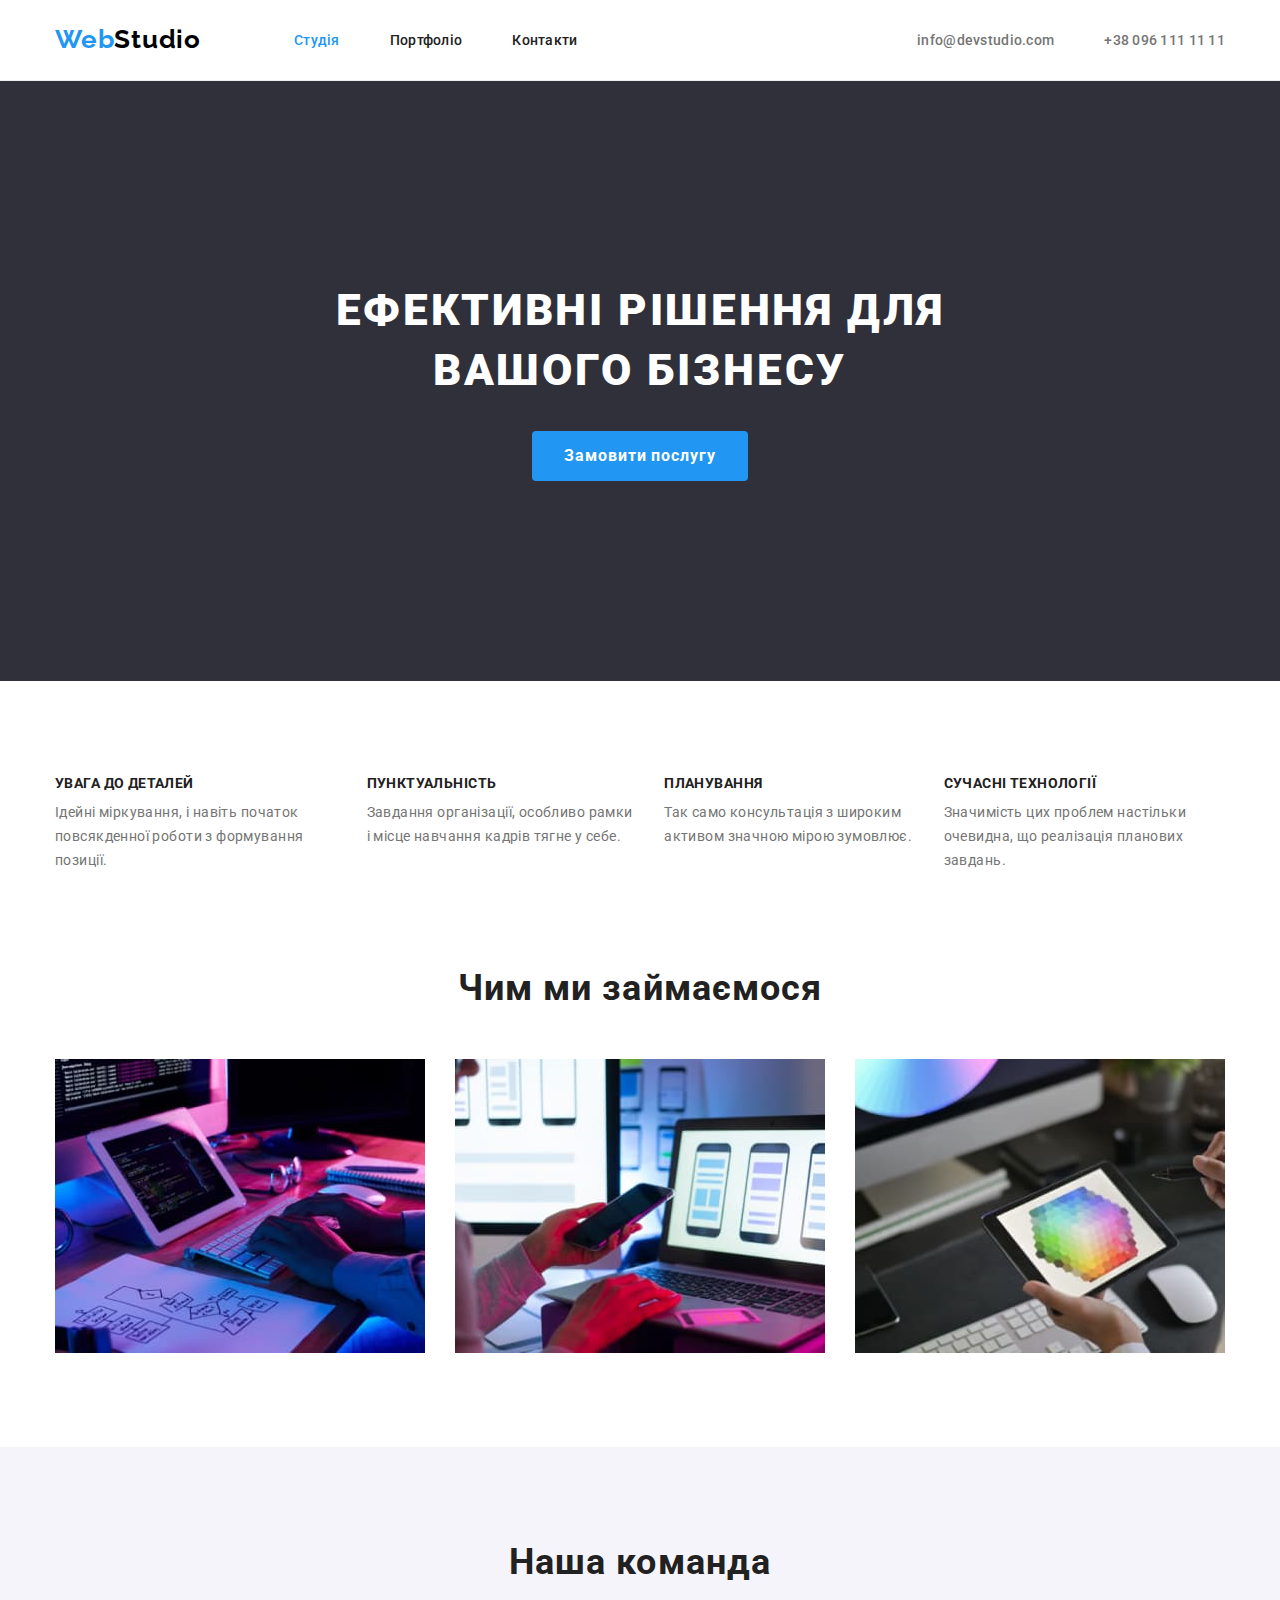
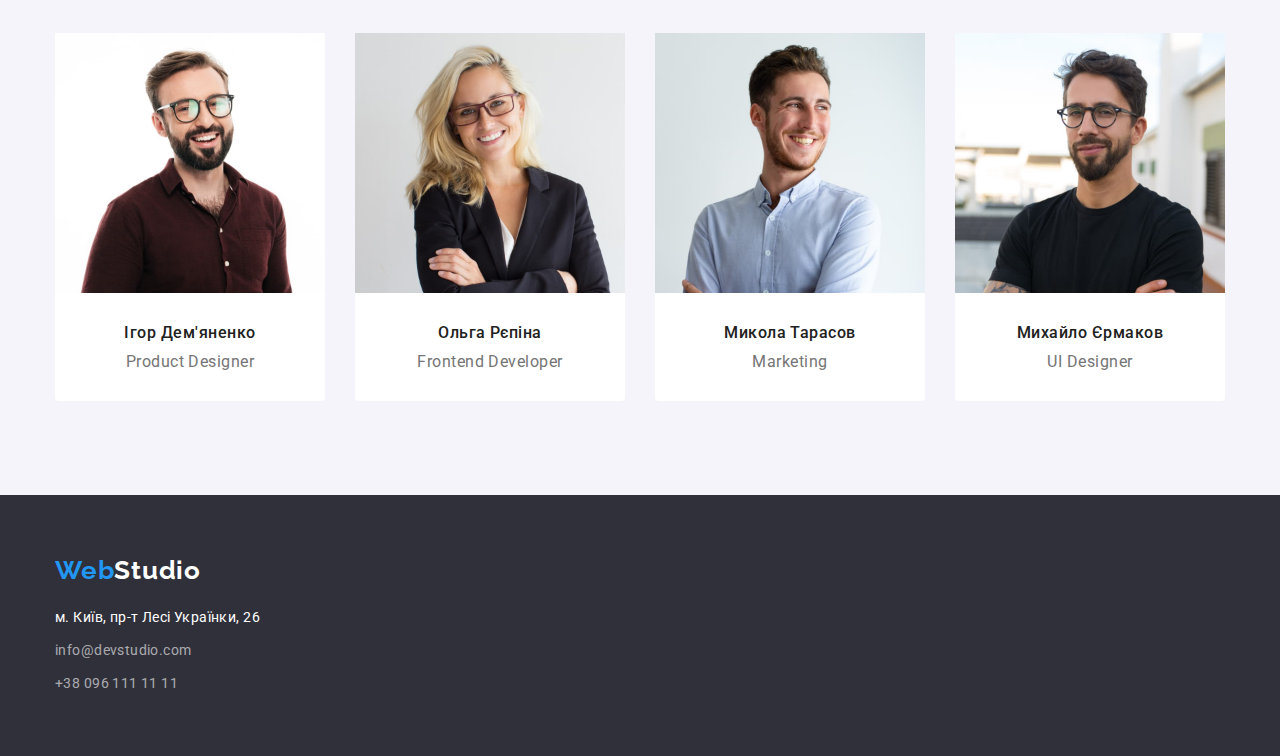
<file: index.html>
<!DOCTYPE html>
<html lang="uk">
  <head>
    <meta charset="UTF-8" />
    <meta http-equiv="X-UA-Compatible" content="IE=edge" />
    <meta name="viewport" content="width=device-width, initial-scale=1.0" />
    <title>WebStudio</title>
    <link
      href="https://fonts.googleapis.com/css2?family=Raleway:wght@700&family=Roboto:wght@400;500;700;900&display=swap"
      rel="stylesheet"
    />
    <link
      rel="stylesheet"
      href="https://cdnjs.cloudflare.com/ajax/libs/modern-normalize/1.1.0/modern-normalize.min.css"
    />
    <link rel="stylesheet" href="./css/styles.css" />
  </head>

  <body>
    <header class="header">
      <div class="container">
        <!-- logo -->
        <a href="./index.html" class="link header-logo">
          <span class="logo-accent">Web</span>Studio
        </a>

        <!-- site navigation -->
        <nav>
          <ul class="site-nav list">
            <li class="site-nav-item">
              <a href="./index.html" class="site-nav-link link current">Студія</a>
            </li>
            <li class="site-nav-item">
              <a href="./portfolio.html" class="site-nav-link link">Портфоліо</a>
            </li>
            <li class="site-nav-item">
              <a href="" class="site-nav-link link">Контакти</a>
            </li>
          </ul>
        </nav>

        <!-- contacts -->
        <ul class="contacts list">
          <li class="contacts-item">
            <a href="mailto:info@devstudio.com" class="contacts-link link">info@devstudio.com</a>
          </li>
          <li class="contacts-item">
            <a href="tel:+380961111111" class="contacts-link link">+38 096 111 11 11</a>
          </li>
        </ul>
      </div>
    </header>

    <main>
      <!-- hero -->
      <section class="hero">
        <div class="container">
          <h1 class="title-hero">Ефективні рішення для вашого бізнесу</h1>
          <button class="button hero-button">Замовити послугу</button>
        </div>
      </section>

      <!-- features -->
      <section class="features section">
        <div class="container">
          <h2 class="visually-hidden">Наші переваги</h2>
          <ul class="list features-list">
            <li class="features-item">
              <h3 class="features-subtitle">Увага до деталей</h3>
              <p class="features-description">
                Ідейні міркування, і навіть початок повсякденної роботи з формування позиції.
              </p>
            </li>
            <li class="features-item">
              <h3 class="features-subtitle">Пунктуальність</h3>
              <p class="features-description">
                Завдання організації, особливо рамки і місце навчання кадрів тягне у себе.
              </p>
            </li>
            <li class="features-item">
              <h3 class="features-subtitle">Планування</h3>
              <p class="features-description">
                Так само консультація з широким активом значною мірою зумовлює.
              </p>
            </li>
            <li class="features-item">
              <h3 class="features-subtitle">Сучасні технології</h3>
              <p class="features-description">
                Значимість цих проблем настільки очевидна, що реалізація планових завдань.
              </p>
            </li>
          </ul>
        </div>
      </section>

      <!-- what we do -->
      <section class="works section">
        <div class="container">
          <h2 class="title-section">Чим ми займаємося</h2>
          <ul class="list works-list">
            <li class="works-list-item">
              <a href="#">
                <img src="./images/section3-1.jpeg" alt="Робота за комп'ютером" width="370" />
              </a>
            </li>
            <li class="works-list-item">
              <a href="#">
                <img
                  src="./images/section3-2.jpeg"
                  alt="Жінка за комп'ютером із телефоном в руці"
                  width="370"
                />
              </a>
            </li>
            <li class="works-list-item">
              <a href="#">
                <img src="./images/section3-3.jpeg" alt="Робота на планшеті" width="370" />
              </a>
            </li>
          </ul>
        </div>
      </section>

      <!-- our team -->
      <section class="team section">
        <div class="container">
          <h2 class="title-section">Наша команда</h2>
          <ul class="list team-cards-list">
            <li class="team-card">
              <img
                src="./images/team-1.jpeg"
                alt="Чоловік в окулярах, який посміхається"
                width="270"
              />
              <div class="team-container">
                <h3 class="team-subtitle">Ігор Дем'яненко</h3>
                <p class="team-description">Product Designer</p>
              </div>
            </li>
            <li class="team-card">
              <img
                src="./images/team-2.jpeg"
                alt="Жінка в окулярах, яка посміхається"
                width="270"
              />
              <div class="team-container">
              <h3 class="team-subtitle">Ольга Рєпіна</h3>
              <p class="team-description">Frontend Developer</p>
              </div>
            </li>
            <li class="team-card">
              <img src="./images/team-3.jpeg" alt="Чоловік, який посміхається" width="270" />
              <div class="team-container">
              <h3 class="team-subtitle">Микола Тарасов</h3>
              <p class="team-description">Marketing</p>
              </div>
            </li>
            <li class="team-card">
              <img
                src="./images/team-4.jpeg"
                alt="Чоловік в окулярах, який підморгує"
                width="270"
              />
              <div class="team-container">
              <h3 class="team-subtitle">Михайло Єрмаков</h3>
              <p class="team-description">UI Designer</p>
              </div>
            </li>
          </ul>
        </div>
      </section>
    </main>

    <footer class="footer">
      <div class="container">
        <!-- logo -->
        <a href="./index.html" class="link footer-logo">
          <span class="logo-accent">Web</span>Studio</a
        >

        <!-- address -->
        <address class="address">
          <ul class="list">
            <li>
              <a
                href="https://goo.gl/maps/EfsYtj6KMjQgQvD37"
                target="_blank"
                rel="noreferrer noopener"
                class="link address-map"
                >м. Київ, пр-т Лесі Українки, 26</a
              >
            </li>
            <li class="address-item">
              <a href="mailto:info@devstudio.com" class="link address-email">info@devstudio.com</a>
            </li>
            <li class="address-item">
              <a href="tel:+380961111111" class="link address-phone">+38 096 111 11 11</a>
            </li>
          </ul>
        </address>
      </div>
    </footer>
  </body>
</html>
</file>
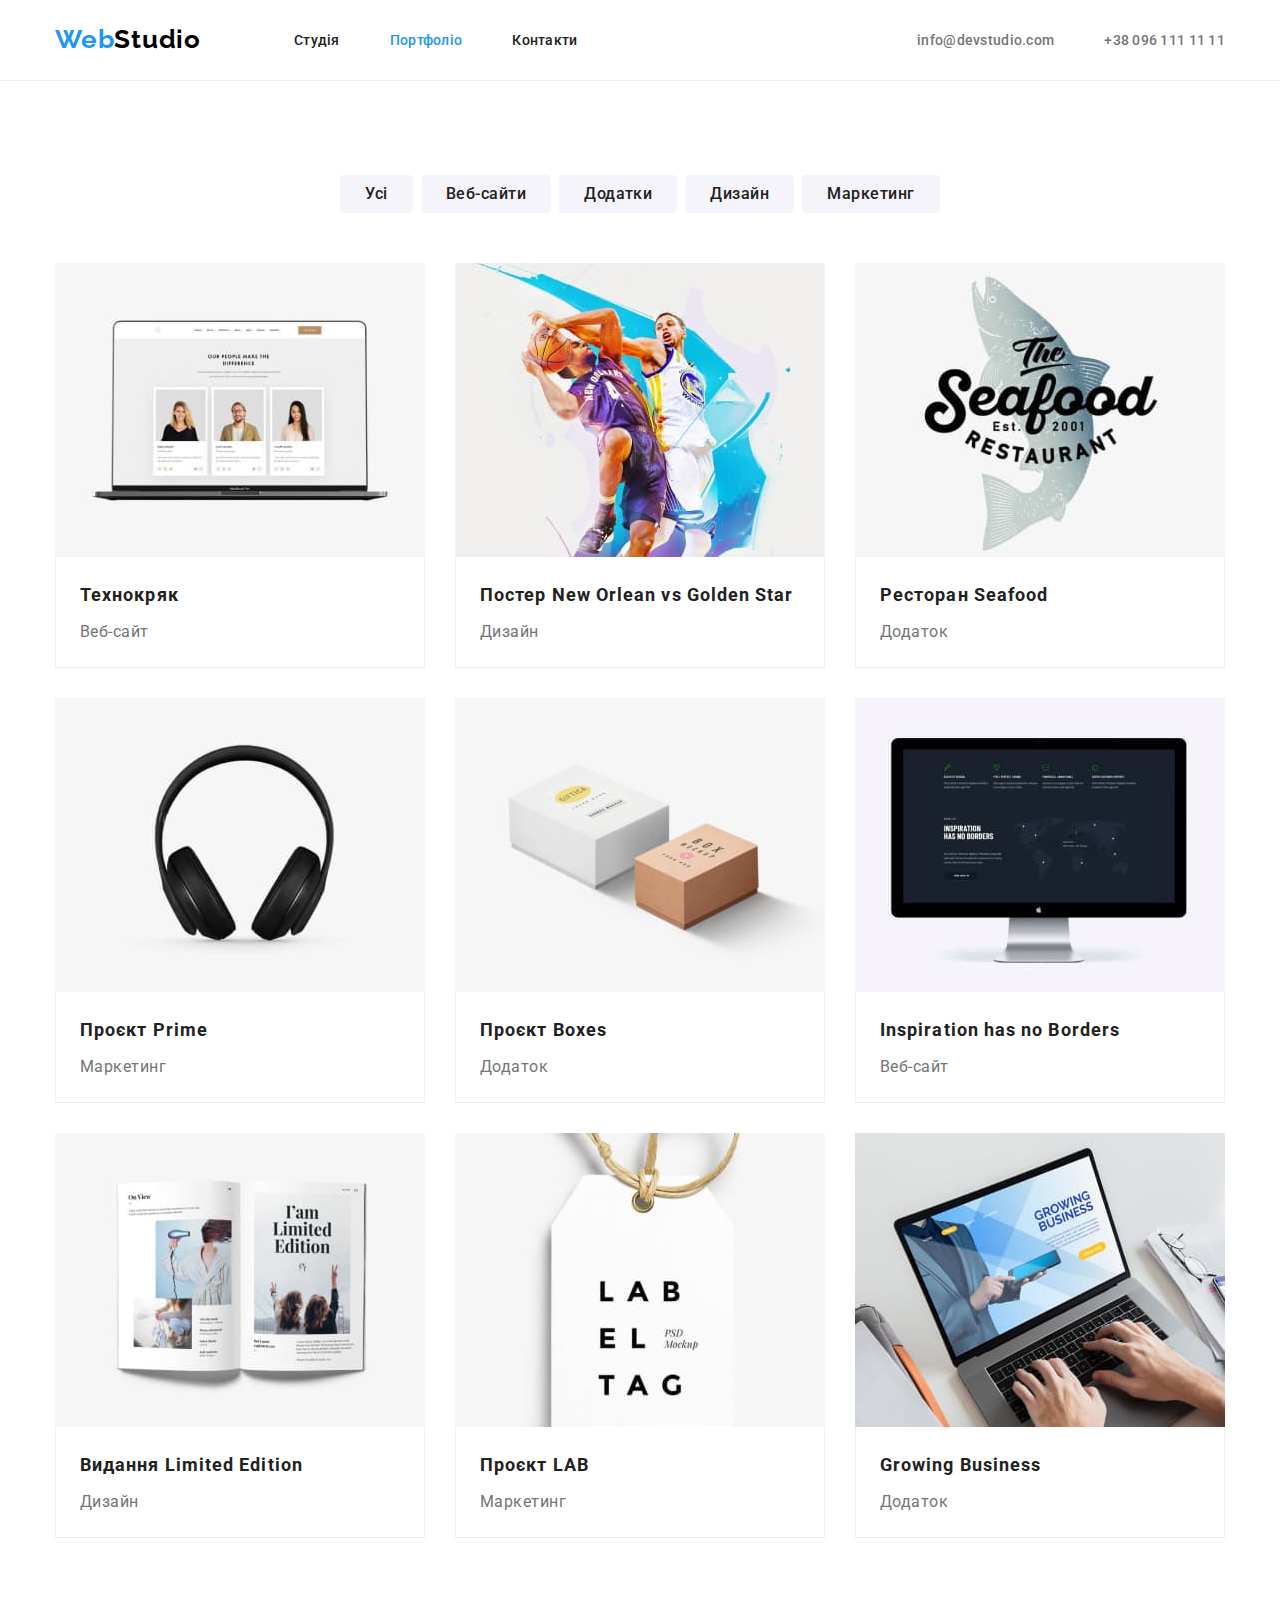
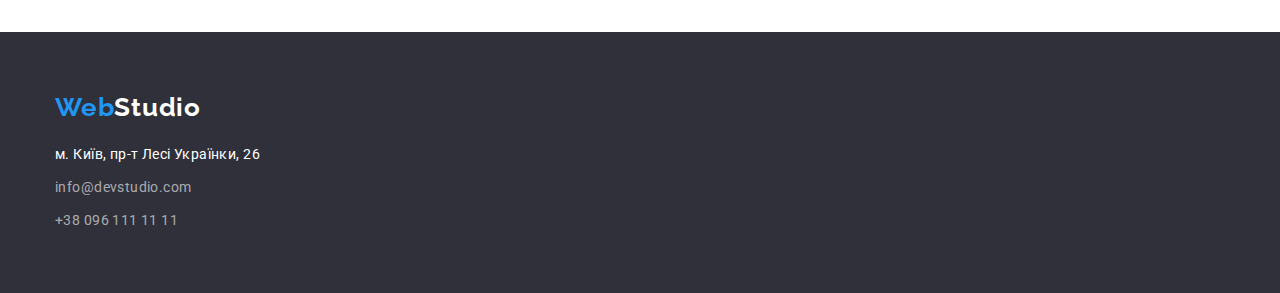
<file: portfolio.html>
<!DOCTYPE html>
<html lang="uk">
  <head>
    <meta charset="UTF-8" />
    <meta http-equiv="X-UA-Compatible" content="IE=edge" />
    <meta name="viewport" content="width=device-width, initial-scale=1.0" />
    <title>WebStudio</title>
    <link
      href="https://fonts.googleapis.com/css2?family=Raleway:wght@700&family=Roboto:wght@400;500;700;900&display=swap"
      rel="stylesheet"
    />
    <link
      rel="stylesheet"
      href="https://cdnjs.cloudflare.com/ajax/libs/modern-normalize/1.1.0/modern-normalize.min.css"
    />
    <link rel="stylesheet" href="./css/styles.css" />
  </head>

  <body>
    <header class="header">
      <div class="container">
        <!-- logo -->
        <a href="./index.html" class="link header-logo">
          <span class="logo-accent">Web</span>Studio
        </a>

        <!-- site navigation -->
        <nav>
          <ul class="site-nav list">
            <li class="site-nav-item">
              <a href="./index.html" class="site-nav-link link">Студія</a>
            </li>
            <li class="site-nav-item">
              <a href="./portfolio.html" class="site-nav-link link current">Портфоліо</a>
            </li>
            <li class="site-nav-item">
              <a href="" class="site-nav-link link">Контакти</a>
            </li>
          </ul>
        </nav>

        <!-- contacts -->
        <ul class="contacts list">
          <li class="contacts-item">
            <a href="mailto:info@devstudio.com" class="contacts-link link">info@devstudio.com</a>
          </li>
          <li class="contacts-item">
            <a href="tel:+380961111111" class="contacts-link link">+38 096 111 11 11</a>
          </li>
        </ul>
      </div>
    </header>

    <main>
      <section class="portfolio section">
        <div class="container">
        <h1 class="visually-hidden">Портфоліо</h1>
        <!-- filter -->
        <ul class="list filter">
          <li class="filter-item">
            <button class="button portfolio-button">Усі</button>
          </li>
          <li class="filter-item">
            <button class="button portfolio-button">Веб-сайти</button>
          </li>
          <li class="filter-item">
            <button class="button portfolio-button">Додатки</button>
          </li>
          <li class="filter-item">
            <button class="button portfolio-button">Дизайн</button>
          </li>
          <li class="filter-item">
            <button class="button portfolio-button">Маркетинг</button>
          </li>
        </ul>
        <!-- gallery -->
        <ul class="list card-set">
          <li class="portfolio-card">
            <a href="#" class="link">
              <img src="./images/gallery-1.jpeg" alt="Ноутбук з графікою" width="370" />
              <div class="portfolio-container">
                <h2 class="portfolio-subtitle">Технокряк</h2>
                <p class="portfolio-description">Веб-сайт</p>  
              </div>
            </a>
          </li>
          <li class="portfolio-card">
            <a href="#" class="link">
              <img
                src="./images/gallery-2.jpeg"
                alt="Двоэ чоловіків грають у баскетбол"
                width="370"
              />
              <div class="portfolio-container">
                <h2 class="portfolio-subtitle">Постер New Orlean vs Golden Star</h2>
                <p class="portfolio-description">Дизайн</p>  
              </div>
            </a>
          </li>
          <li class="portfolio-card">
            <a href="#" class="link">
              <img src="./images/gallery-3.jpeg" alt="Логотип ресторану Seafood" width="370" />
            <div class="portfolio-container">
              <h2 class="portfolio-subtitle">Ресторан Seafood</h2>
              <p class="portfolio-description">Додаток</p>
            </div>
            </a>
          </li>
          <li class="portfolio-card">
            <a href="#" class="link">
              <img src="./images/gallery-4.jpeg" alt="Наушники" width="370" />
            <div class="portfolio-container">
              <h2 class="portfolio-subtitle">Проєкт Prime</h2>
              <p class="portfolio-description">Маркетинг</p>
            </div>
            </a>
          </li>
          <li class="portfolio-card">
            <a href="#" class="link">
              <img src="./images/gallery-5.jpeg" alt="Коробки" width="370" />
              <div class="portfolio-container">
              <h2 class="portfolio-subtitle">Проєкт Boxes</h2>
              <p class="portfolio-description">Додаток</p>
              </div>
            </a>
          </li>
          <li class="portfolio-card">
            <a href="#" class="link">
              <img src="./images/gallery-6.jpeg" alt="Увімкнений монітор" width="370" />
              <div class="portfolio-container">
              <h2 class="portfolio-subtitle">Inspiration has no Borders</h2>
              <p class="portfolio-description">Веб-сайт</p>
              </div>
            </a>
          </li>
          <li class="portfolio-card">
            <a href="#" class="link">
              <img src="./images/gallery-7.jpeg" alt="Газета з фото" width="370" />
              <div class="portfolio-container">
              <h2 class="portfolio-subtitle">Видання Limited Edition</h2>
              <p class="portfolio-description">Дизайн</p>
              </div>
            </a>
          </li>
          <li class="portfolio-card">
            <a href="#" class="link">
              <img src="./images/gallery-8.jpeg" alt="Етикетка з літерами" width="370" />
              <div class="portfolio-container">
              <h2 class="portfolio-subtitle">Проєкт LAB</h2>
              <p class="portfolio-description">Маркетинг</p>
              </div>
            </a>
          </li>
          <li class="portfolio-card">
            <a href="#" class="link">
              <img src="./images/gallery-9.jpeg" alt="Людина працює за ноутбуком" width="370" />
              <div class="portfolio-container"> 
              <h2 class="portfolio-subtitle">Growing Business</h2>
              <p class="portfolio-description">Додаток</p>
              </div>
            </a>
          </li>
        </ul>
        </div>
      </section>
    </main>

    <footer class="footer">
      <div class="container">
      <!-- logo -->
      <a href="./index.html" class="link footer-logo">
        <span class="logo-accent">Web</span>Studio</a
      >

      <!-- address -->
      <address class="address">
        <ul class="list">
          <li>
            <a
              href="https://goo.gl/maps/EfsYtj6KMjQgQvD37"
              target="_blank"
              rel="noreferrer noopener"
              class="link address-map"
              >м. Київ, пр-т Лесі Українки, 26</a
            >
          </li>
          <li class="address-item">
            <a href="mailto:info@devstudio.com" class="link address-email">info@devstudio.com</a>
          </li>
          <li class="address-item">
            <a href="tel:+380961111111" class="link address-phone">+38 096 111 11 11</a>
          </li>
        </ul>
      </address>
    </div>
    </footer>
  </body>
</html>
</file>
<file: css/styles.css>
:root {
  --primary-color: #212121;
  --secondary-color: #757575;
  --primary-white-color: #ffffff;
  --logo-color: #000000;
  --accent-color: #2196f3;
  --bgd-color-section: #f5f4fa;
  --bgd-color-accent: #2f303a;
}

/* general */
body {
  background-color: var(--primary-white-color);
  color: var(--primary-color);

  font-family: roboto, sans-serif;
}

h1,
h2,
h3,
h4,
h5,
h6,
p,
ul {
  margin: 0;
  padding: 0;
}

.list {
  list-style-type: none;
}

.link {
  text-decoration: none;
}

.button {
  cursor: pointer;
}

.section {
  padding-top: 94px;
  padding-bottom: 94px;
}

.title-section {
  font-weight: 700;
  font-size: 36px;
  line-height: 1.17;
  letter-spacing: 0.03em;
}

.visually-hidden {
  position: absolute;
  white-space: nowrap;
  width: 1px;
  height: 1px;
  overflow: hidden;
  border: 0;
  padding: 0;
  clip: rect(0 0 0 0);
  clip-path: inset(50%);
  margin: -1px;
}

.container {
  width: 1200px;
  margin-left: auto;
  margin-right: auto;
  padding-left: 15px;
  padding-right: 15px;
}

img {
  display: block;
  max-width: 100%;
  height: auto;
}

/* logo header */

.header {
  border-bottom: 1px solid #ececec;
}

.header .container {
  display: flex;
  align-items: center;
}

.header-logo {
  padding-top: 24px;
  padding-bottom: 25px;
  margin-right: 93px;
  color: var(--logo-color);

  font-family: Raleway;
  font-weight: 700;
  font-size: 26px;
  line-height: 1.19;
  letter-spacing: 0.03em;
}

.logo-accent {
  color: var(--accent-color);
}

/*  navigation header */

.site-nav {
  display: flex;
}

.site-nav-item {
  margin-right: 50px;
}

.site-nav-item:last-child {
  margin-right: 0px;
}

.site-nav-link {
  padding-top: 32px;
  padding-bottom: 32px;

  color: var(--primary-color);

  font-weight: 500;
  font-size: 14px;
  line-height: 1.17;
  letter-spacing: 0.02em;
}

.site-nav-link:hover,
.site-nav-link:focus {
  color: var(--accent-color);
}

.current {
  color: var(--accent-color);
}

/* contacts header */

.contacts {
  display: flex;
  margin-left: auto;
}

.contacts-item {
  margin-right: 50px;
}

.contacts-item:last-child {
  margin-right: 0;
}

.contacts-link {
  padding-top: 32px;
  padding-bottom: 32px;

  color: var(--secondary-color);

  font-weight: 500;
  font-size: 14px;
  line-height: 1.17;
  letter-spacing: 0.02em;
}

.contacts-link:hover,
.contacts-link:focus {
  color: var(--accent-color);
}

/* hero */
.hero {
  padding: 200px 0px;

  background-color: var(--bgd-color-accent);
  text-align: center;
}

.title-hero {
  width: 696px;
  margin-left: auto;
  margin-right: auto;
  
  color: var(--primary-white-color);

  text-transform: uppercase;
  font-weight: 900;
  font-size: 44px;
  line-height: 1.36;
  letter-spacing: 0.06em;
}

.hero-button {
  margin-top: 30px;
  padding: 10px 32px;
  background-color: var(--accent-color);
  color: var(--primary-white-color);

  font-family: inherit;
  font-weight: 700;
  font-size: 16px;
  line-height: 1.88;
  letter-spacing: 0.06em;
  border: 0;
  border-radius: 4px;
}

.hero-button:hover,
.hero-button:focus {
  background-color: #188ce8;
  text-shadow: 0px, 4px, 4px, rgba(0, 0, 0, 0.15);
}

/* section features */

.features-list {
  display: flex;
}

.features-item {
  margin-right: 30px;
}

.features-item:last-child {
  margin-right: 0;
}

.features-subtitle {
  color: var(--primary-color);
  text-transform: uppercase;

  font-weight: 700;
  font-size: 14px;
  line-height: 1.17;
  letter-spacing: 0.03em;
}

.features-description {
  margin-top: 10px;

  color: var(--secondary-color);

  font-size: 14px;
  line-height: 1.71;
  letter-spacing: 0.03em;
}

/* section works */
.works {
  padding-top: 0;
  text-align: center;
}

.works-list {
  display: flex;
  margin-top: 50px;
}

.works-list-item {
  margin-right: 30px;
}

.works-list-item:last-child {
  margin-right: 0;
}

/* section team */
.team {
  background-color: var(--bgd-color-section);

  text-align: center;
}

.team-cards-list {
  display: flex;
  margin-top: 50px;
}

.team-card {
  margin-right: 30px;

  background-color: var(--primary-white-color);
  border-bottom-right-radius: 4px;
  border-bottom-left-radius: 4px;
}

.team-card:last-child {
  margin-right: 0;
}

.team-container {
  padding: 30px;
}

.team-subtitle {
  color: var(--primary-color);

  font-weight: 500;
  font-size: 16px;
  line-height: 1.19;
  letter-spacing: 0.03em;
}

.team-description {
  margin-top: 10px;

  color: var(--secondary-color);

  font-size: 16px;
  line-height: 1.19;
  letter-spacing: 0.03em;
}

/* footer */
.footer {
  padding-top: 60px;
  padding-bottom: 60px;
  background-color: var(--bgd-color-accent);
}

/* footer logo */
.footer-logo {
  color: var(--primary-white-color);

  font-family: Raleway;
  font-weight: 700;
  font-size: 26px;
  line-height: 1.19;
  letter-spacing: 0.03em;
}

/* footer address */
address {
  margin-top: 20px;
  font-style: normal;
}

.address-item {
  margin-top: 9px;
}
.address-map {
  color: var(--primary-white-color);

  font-size: 14px;
  line-height: 1.71;
  letter-spacing: 0.03em;
}

.address-email,
.address-phone {
  color: rgba(255, 255, 255, 0.6);

  font-size: 14px;
  line-height: 1.71;
  letter-spacing: 0.03em;
}

.address-email:hover,
.address-email:focus,
.address-phone:hover,
.address-phone:focus,
.address-map:hover,
.address-map:focus {
  color: var(--accent-color);
}

/*  section portfolio */

.filter {
  display: flex;
  justify-content: center;
}

.filter-item {
  margin-right: 8px;
}

.filter-item:last-child {
  margin-right: 0;
}

.portfolio-button {
  padding: 6px 22px;

  color: var(--primary-color);
  background-color: var(--bgd-color-section);

  font-family: inherit;
  font-weight: 500;
  font-size: 16px;
  line-height: 1.63;
  letter-spacing: 0.03em;

  border-radius: 4px;
  border: 0;
}

.portfolio-button:first-child {
  padding: 6px 25px;
}

.portfolio-button:hover,
.portfolio-button:focus {
  background-color: var(--accent-color);
  color: var(--primary-white-color);
}

.card-set {
  display: flex;
  flex-wrap: wrap;
  margin-top: 50px;
  margin-left: -30px;
  margin-bottom: -30px;
}

.portfolio-card {
  flex-basis: calc(100% / 3 - 30px);
  margin-left: 30px;
  margin-bottom: 30px;

  background-color: var(--primary-white-color);
}

.portfolio-container {
  padding: 20px 24px;
  border-left: solid 1px #EEEEEE;
  border-right: solid 1px #EEEEEE;
  border-bottom: solid 1px #EEEEEE;
}

.portfolio-subtitle {
  color: var(--primary-color);

  font-weight: 700;
  font-size: 18px;
  line-height: 2;
  letter-spacing: 0.06em;
}

.portfolio-description {
  margin-top: 4px;

  color: var(--secondary-color);
  font-size: 16px;
  line-height: 1.88;
  letter-spacing: 0.03em;
}
</file>
